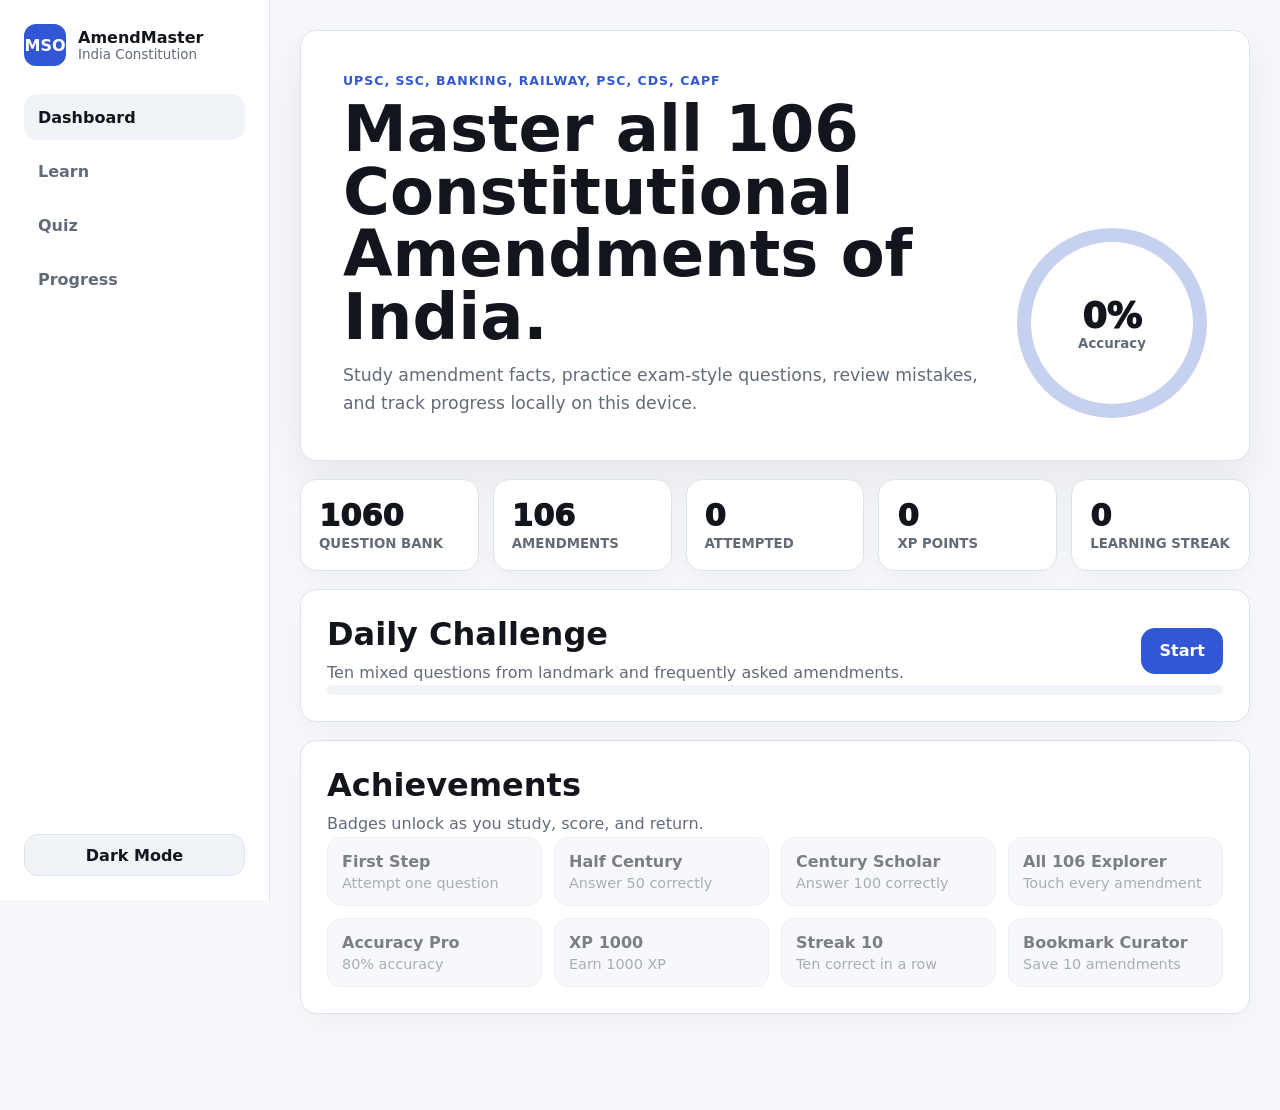
<file: index.html>
<!doctype html>
<html lang="en">
  <head>
    <meta charset="UTF-8" />
    <meta name="viewport" content="width=device-width, initial-scale=1.0" />
    <title>India Constitutional Amendments Quiz</title>
    <meta name="theme-color" content="#3157d5" />
    <link rel="manifest" href="./manifest.webmanifest" />
    <link rel="stylesheet" href="./styles.css" />
  </head>
  <body>
    <div class="app">
      <aside class="sidebar">
        <div class="brand">
          <div class="brand-mark">MSO</div>
          <div>
            <strong>AmendMaster</strong>
            <span>India Constitution</span>
          </div>
        </div>
        <nav class="nav" aria-label="Main navigation">
          <button class="nav-btn active" data-view="dashboard">Dashboard</button>
          <button class="nav-btn" data-view="learn">Learn</button>
          <button class="nav-btn" data-view="quiz">Quiz</button>
          <button class="nav-btn" data-view="progress">Progress</button>
        </nav>
        <button id="theme-toggle" class="theme-toggle">Dark Mode</button>
      </aside>

      <main class="main">
        <header class="mobile-header">
          <div class="brand">
            <div class="brand-mark">MSO</div>
            <div>
              <strong>AmendMaster</strong>
              <span>106 Acts</span>
            </div>
          </div>
          <button id="theme-toggle-mobile" class="icon-btn" aria-label="Toggle dark mode">Mode</button>
        </header>

        <section id="dashboard-view" class="view active">
          <div class="hero-band">
            <div>
              <p class="kicker">UPSC, SSC, Banking, Railway, PSC, CDS, CAPF</p>
              <h1>Master all 106 Constitutional Amendments of India.</h1>
              <p class="hero-copy">Study amendment facts, practice exam-style questions, review mistakes, and track progress locally on this device.</p>
            </div>
            <div class="hero-score">
              <span id="hero-accuracy">0%</span>
              <small>Accuracy</small>
            </div>
          </div>

          <div class="metric-grid">
            <article class="metric-card"><span id="total-questions">1060</span><small>Question Bank</small></article>
            <article class="metric-card"><span id="amendment-total">106</span><small>Amendments</small></article>
            <article class="metric-card"><span id="attempted-count">0</span><small>Attempted</small></article>
            <article class="metric-card"><span id="xp-count">0</span><small>XP Points</small></article>
            <article class="metric-card"><span id="streak-count">0</span><small>Learning Streak</small></article>
          </div>

          <section class="panel">
            <div class="panel-head">
              <div>
                <h2>Daily Challenge</h2>
                <p>Ten mixed questions from landmark and frequently asked amendments.</p>
              </div>
              <button class="primary-btn" data-start-mode="daily">Start</button>
            </div>
            <div class="progress-line"><span id="daily-progress"></span></div>
          </section>

          <section class="panel">
            <div class="panel-head">
              <div>
                <h2>Achievements</h2>
                <p>Badges unlock as you study, score, and return.</p>
              </div>
            </div>
            <div id="badges" class="badge-grid"></div>
          </section>
        </section>

        <section id="learn-view" class="view">
          <div class="section-title">
            <div>
              <p class="kicker">Learning Module</p>
              <h1>Explore Amendments</h1>
            </div>
            <select id="topic-filter" aria-label="Filter by topic">
              <option value="all">All topics</option>
            </select>
          </div>
          <div class="search-row">
            <input id="search-input" type="search" placeholder="Search number, year, article, schedule, keyword..." />
            <button id="bookmarks-only" class="secondary-btn">Bookmarks</button>
          </div>
          <div id="amendment-list" class="amendment-list"></div>
        </section>

        <section id="quiz-view" class="view">
          <div id="quiz-setup" class="panel quiz-setup active">
            <div class="section-title compact">
              <div>
                <p class="kicker">Quiz Modes</p>
                <h1>Practice like an exam.</h1>
              </div>
            </div>
            <div class="mode-grid">
              <button class="mode-card selected" data-mode="practice"><strong>Practice Mode</strong><span>Instant feedback and explanations.</span></button>
              <button class="mode-card" data-mode="exam"><strong>Exam Mode</strong><span>Timer, no feedback until submit.</span></button>
              <button class="mode-card" data-mode="amendment"><strong>Amendment-wise</strong><span>Pick any amendment from 1 to 106.</span></button>
              <button class="mode-card" data-mode="random"><strong>Random Quiz</strong><span>Mixed questions from the full bank.</span></button>
              <button class="mode-card" data-mode="weak"><strong>Weak Areas</strong><span>Questions from incorrect topics.</span></button>
              <button class="mode-card" data-mode="revision"><strong>Revision</strong><span>Previously attempted questions.</span></button>
            </div>
            <div class="settings-grid">
              <label>Difficulty
                <select id="difficulty-select">
                  <option value="all">All levels</option>
                  <option value="Easy">Easy</option>
                  <option value="Medium">Medium</option>
                  <option value="Hard">Hard</option>
                </select>
              </label>
              <label>Round length
                <select id="length-select">
                  <option value="10">10 questions</option>
                  <option value="20">20 questions</option>
                  <option value="50">50 questions</option>
                </select>
              </label>
              <label>Amendment
                <select id="amendment-select"></select>
              </label>
            </div>
            <button id="start-quiz" class="primary-btn wide">Start Quiz</button>
          </div>

          <div id="question-screen" class="question-screen">
            <div class="quiz-top">
              <div>
                <span id="quiz-mode-label">Practice</span>
                <strong id="question-counter">Question 1 of 10</strong>
              </div>
              <div id="timer" class="timer">00:00</div>
            </div>
            <div class="progress-line"><span id="quiz-progress"></span></div>
            <article class="question-card">
              <div class="question-tags">
                <span id="difficulty-pill">Easy</span>
                <span id="amendment-pill">1st Amendment</span>
              </div>
              <h2 id="question-text"></h2>
              <div id="option-list" class="option-list"></div>
              <div id="explanation-panel" class="explanation-panel"></div>
              <div class="quiz-actions">
                <button id="quit-quiz" class="secondary-btn">Quit</button>
                <button id="next-question" class="primary-btn">Next</button>
              </div>
            </article>
          </div>

          <div id="results-screen" class="panel results-screen">
            <h1 id="result-heading">Result</h1>
            <p id="result-copy"></p>
            <div id="result-review" class="review-list"></div>
            <button id="new-round" class="primary-btn wide">New Round</button>
          </div>
        </section>

        <section id="progress-view" class="view">
          <div class="section-title">
            <div>
              <p class="kicker">Progress Tracking</p>
              <h1>Your Study Record</h1>
            </div>
            <button id="reset-progress" class="secondary-btn">Reset</button>
          </div>
          <div class="metric-grid">
            <article class="metric-card"><span id="progress-correct">0</span><small>Correct</small></article>
            <article class="metric-card"><span id="progress-incorrect">0</span><small>Incorrect</small></article>
            <article class="metric-card"><span id="completion-rate">0%</span><small>Completion</small></article>
            <article class="metric-card"><span id="study-time">0m</span><small>Study Time</small></article>
          </div>
          <section class="panel">
            <h2>Strong Topics</h2>
            <div id="strong-topics" class="topic-list"></div>
          </section>
          <section class="panel">
            <h2>Weak Topics</h2>
            <div id="weak-topics" class="topic-list"></div>
          </section>
          <section class="panel">
            <h2>Local Leaderboard</h2>
            <div id="leaderboard" class="leaderboard"></div>
          </section>
        </section>
      </main>

      <nav class="bottom-nav" aria-label="Mobile navigation">
        <button class="nav-btn active" data-view="dashboard">Home</button>
        <button class="nav-btn" data-view="learn">Learn</button>
        <button class="nav-btn" data-view="quiz">Quiz</button>
        <button class="nav-btn" data-view="progress">Stats</button>
      </nav>
    </div>
    <script src="./data/amendments-data.js"></script>
    <script src="./app.js"></script>
  </body>
</html>
</file>
<file: styles.css>
:root {
  color-scheme: light;
  --bg: #f7f8fb;
  --surface: #ffffff;
  --surface-2: #f0f3f7;
  --ink: #12161c;
  --muted: #626b78;
  --line: #dde3ea;
  --accent: #3157d5;
  --accent-2: #0f766e;
  --success: #138a5b;
  --danger: #c24141;
  --warning: #b97809;
  --shadow: 0 18px 45px rgba(18, 22, 28, 0.08);
}

[data-theme="dark"] {
  color-scheme: dark;
  --bg: #111318;
  --surface: #191c22;
  --surface-2: #222630;
  --ink: #f5f7fb;
  --muted: #a9b1bf;
  --line: #303642;
  --accent: #8da2ff;
  --accent-2: #58d6c4;
  --shadow: 0 18px 45px rgba(0, 0, 0, 0.25);
}

* { box-sizing: border-box; }

body {
  margin: 0;
  min-height: 100vh;
  background: var(--bg);
  color: var(--ink);
  font-family: Inter, Manrope, ui-sans-serif, system-ui, -apple-system, BlinkMacSystemFont, "Segoe UI", sans-serif;
}

button, input, select { font: inherit; }
button { color: inherit; }

.app {
  min-height: 100vh;
  display: grid;
  grid-template-columns: 270px minmax(0, 1fr);
}

.sidebar {
  position: sticky;
  top: 0;
  height: 100vh;
  padding: 24px;
  border-right: 1px solid var(--line);
  background: color-mix(in srgb, var(--surface) 92%, transparent);
  display: flex;
  flex-direction: column;
  gap: 28px;
}

.brand {
  display: flex;
  align-items: center;
  gap: 12px;
}

.brand-mark {
  width: 42px;
  height: 42px;
  border-radius: 12px;
  display: grid;
  place-items: center;
  color: white;
  background: var(--accent);
  font-weight: 900;
}

.brand strong, .brand span {
  display: block;
}

.brand span {
  color: var(--muted);
  font-size: 0.84rem;
}

.nav {
  display: grid;
  gap: 8px;
}

.nav-btn, .theme-toggle, .icon-btn, .primary-btn, .secondary-btn, .mode-card, .option-btn {
  border: 0;
  border-radius: 14px;
  cursor: pointer;
}

.nav-btn {
  min-height: 46px;
  padding: 0 14px;
  text-align: left;
  background: transparent;
  color: var(--muted);
  font-weight: 800;
}

.nav-btn.active, .nav-btn:hover {
  background: var(--surface-2);
  color: var(--ink);
}

.theme-toggle, .icon-btn, .secondary-btn {
  min-height: 42px;
  padding: 0 14px;
  background: var(--surface-2);
  color: var(--ink);
  font-weight: 800;
  border: 1px solid var(--line);
}

.theme-toggle { margin-top: auto; }

.main {
  width: min(1180px, 100%);
  margin: 0 auto;
  padding: 30px 30px 96px;
}

.mobile-header {
  display: none;
  justify-content: space-between;
  align-items: center;
  margin-bottom: 18px;
}

.view { display: none; animation: fade 180ms ease; }
.view.active { display: block; }

@keyframes fade {
  from { opacity: 0; transform: translateY(6px); }
  to { opacity: 1; transform: translateY(0); }
}

.hero-band {
  display: grid;
  grid-template-columns: minmax(0, 1fr) 190px;
  gap: 24px;
  align-items: end;
  padding: clamp(22px, 5vw, 42px);
  background: var(--surface);
  border: 1px solid var(--line);
  border-radius: 16px;
  box-shadow: var(--shadow);
}

.kicker {
  margin: 0 0 10px;
  color: var(--accent);
  font-size: 0.78rem;
  font-weight: 900;
  letter-spacing: 0.08em;
  text-transform: uppercase;
}

h1, h2, p { margin-top: 0; }
h1 { margin-bottom: 12px; font-size: clamp(2rem, 5vw, 4.4rem); line-height: 0.98; letter-spacing: 0; }
h2 { margin-bottom: 8px; font-size: clamp(1.3rem, 3vw, 2rem); line-height: 1.15; }

.hero-copy {
  max-width: 720px;
  margin-bottom: 0;
  color: var(--muted);
  font-size: 1.08rem;
  line-height: 1.65;
}

.hero-score {
  aspect-ratio: 1;
  border-radius: 50%;
  border: 14px solid color-mix(in srgb, var(--accent) 22%, var(--surface-2));
  display: grid;
  place-items: center;
  align-content: center;
}

.hero-score span { font-size: 2.2rem; font-weight: 950; }
.hero-score small { color: var(--muted); font-weight: 800; }

.metric-grid {
  display: grid;
  grid-template-columns: repeat(auto-fit, minmax(170px, 1fr));
  gap: 14px;
  margin: 18px 0;
}

.metric-card, .panel, .question-card, .amendment-card {
  background: var(--surface);
  border: 1px solid var(--line);
  border-radius: 16px;
  box-shadow: 0 8px 26px rgba(18, 22, 28, 0.04);
}

.metric-card { padding: 18px; }
.metric-card span { display: block; font-size: 1.9rem; font-weight: 950; }
.metric-card small { color: var(--muted); font-weight: 800; text-transform: uppercase; }

.panel { padding: clamp(18px, 3vw, 26px); margin-top: 18px; }
.panel-head, .section-title, .quiz-top, .quiz-actions, .search-row {
  display: flex;
  align-items: center;
  justify-content: space-between;
  gap: 16px;
}

.panel p, .section-title p { color: var(--muted); line-height: 1.55; margin-bottom: 0; }

.primary-btn {
  min-height: 46px;
  padding: 0 18px;
  background: var(--accent);
  color: white;
  font-weight: 900;
}

.primary-btn:hover { filter: brightness(0.95); }
.wide { width: 100%; justify-content: center; }

.progress-line {
  height: 10px;
  background: var(--surface-2);
  border-radius: 999px;
  overflow: hidden;
}

.progress-line span {
  display: block;
  width: 0%;
  height: 100%;
  background: var(--accent);
  transition: width 240ms ease;
}

.badge-grid, .mode-grid, .settings-grid {
  display: grid;
  gap: 12px;
}

.badge-grid { grid-template-columns: repeat(4, minmax(0, 1fr)); }
.badge {
  padding: 14px;
  border: 1px solid var(--line);
  border-radius: 14px;
  background: var(--surface-2);
}
.badge.locked { opacity: 0.55; }
.badge strong, .badge span { display: block; }
.badge span { color: var(--muted); font-size: 0.9rem; margin-top: 4px; }

.search-row { margin: 18px 0; }
input, select {
  width: 100%;
  min-height: 48px;
  padding: 0 14px;
  color: var(--ink);
  background: var(--surface);
  border: 1px solid var(--line);
  border-radius: 14px;
}

.search-row input { flex: 1; }

.amendment-list {
  display: grid;
  gap: 14px;
}

.amendment-card {
  padding: 18px;
  display: grid;
  gap: 12px;
}

.amendment-top {
  display: flex;
  gap: 12px;
  justify-content: space-between;
}

.amendment-num {
  color: var(--accent);
  font-weight: 950;
}

.meta-grid {
  display: grid;
  grid-template-columns: repeat(2, minmax(0, 1fr));
  gap: 10px;
}

.meta-box {
  background: var(--surface-2);
  border-radius: 12px;
  padding: 12px;
}

.meta-box small { color: var(--muted); display: block; font-weight: 800; margin-bottom: 5px; }

.topic-chips, .topic-list, .question-tags {
  display: flex;
  flex-wrap: wrap;
  gap: 8px;
}

.chip, .question-tags span {
  padding: 7px 10px;
  border-radius: 999px;
  background: var(--surface-2);
  color: var(--muted);
  font-size: 0.84rem;
  font-weight: 850;
}

.bookmark-btn {
  min-width: 62px;
  height: 42px;
  border-radius: 12px;
  border: 1px solid var(--line);
  background: var(--surface-2);
  cursor: pointer;
}

.bookmark-btn.active { background: color-mix(in srgb, var(--accent) 18%, var(--surface)); color: var(--accent); }

.mode-grid { grid-template-columns: repeat(3, minmax(0, 1fr)); margin: 18px 0; }

.mode-card {
  min-height: 118px;
  padding: 16px;
  text-align: left;
  background: var(--surface-2);
  border: 1px solid var(--line);
}

.mode-card.selected {
  border-color: var(--accent);
  box-shadow: 0 0 0 3px color-mix(in srgb, var(--accent) 16%, transparent);
}

.mode-card strong, .mode-card span { display: block; }
.mode-card span { color: var(--muted); margin-top: 8px; line-height: 1.4; }

.settings-grid { grid-template-columns: repeat(3, minmax(0, 1fr)); margin-bottom: 16px; }
label { display: grid; gap: 8px; color: var(--muted); font-weight: 850; }

.question-screen, .results-screen { display: none; }
.question-screen.active, .results-screen.active { display: block; }

.quiz-top { margin-bottom: 12px; }
.quiz-top span, .timer { color: var(--muted); font-weight: 850; }
.quiz-top strong { display: block; margin-top: 3px; }

.question-card { margin-top: 16px; padding: clamp(18px, 4vw, 34px); }
.question-card h2 { margin: 18px 0; }
.option-list { display: grid; gap: 12px; }

.option-btn {
  width: 100%;
  min-height: 62px;
  padding: 14px;
  text-align: left;
  background: var(--surface-2);
  border: 1px solid var(--line);
  font-weight: 850;
}

.option-btn:hover:not(:disabled) { border-color: var(--accent); transform: translateY(-1px); }
.option-btn.correct { border-color: var(--success); background: color-mix(in srgb, var(--success) 13%, var(--surface)); }
.option-btn.wrong { border-color: var(--danger); background: color-mix(in srgb, var(--danger) 13%, var(--surface)); }
.option-btn:disabled { cursor: default; }

.explanation-panel {
  display: none;
  margin-top: 16px;
  padding: 16px;
  border: 1px solid var(--line);
  border-radius: 14px;
  background: var(--surface-2);
  line-height: 1.55;
}

.explanation-panel.active { display: block; }
.explanation-panel h3 { margin: 0 0 8px; }
.explanation-panel p { margin: 0 0 10px; color: var(--muted); }
.explanation-panel ul { margin: 8px 0 0; padding-left: 20px; color: var(--muted); }

.quiz-actions { margin-top: 18px; }
#next-question { display: none; }
#next-question.active { display: inline-block; }

.review-list { display: grid; gap: 12px; margin: 16px 0; }
.review-item {
  padding: 14px;
  border-radius: 14px;
  background: var(--surface-2);
  border-left: 5px solid var(--success);
}
.review-item.missed { border-left-color: var(--danger); }
.review-item strong, .review-item span { display: block; }
.review-item span { color: var(--muted); margin-top: 5px; }

.leaderboard { display: grid; gap: 8px; }
.leaderboard-row {
  display: flex;
  justify-content: space-between;
  padding: 12px;
  border-radius: 12px;
  background: var(--surface-2);
}

.bottom-nav {
  display: none;
  position: fixed;
  left: 12px;
  right: 12px;
  bottom: 12px;
  padding: 8px;
  background: var(--surface);
  border: 1px solid var(--line);
  border-radius: 18px;
  box-shadow: var(--shadow);
  z-index: 5;
}

.bottom-nav .nav-btn { text-align: center; min-height: 42px; padding: 0 8px; }

@media (max-width: 980px) {
  .app { display: block; }
  .sidebar { display: none; }
  .mobile-header { display: flex; }
  .bottom-nav { display: grid; grid-template-columns: repeat(4, 1fr); }
  .main { padding: 16px 14px 92px; }
  .hero-band { grid-template-columns: 1fr; }
  .hero-score { width: 160px; }
  .metric-grid, .badge-grid, .mode-grid, .settings-grid, .meta-grid { grid-template-columns: 1fr; }
  .panel-head, .section-title, .search-row { align-items: stretch; flex-direction: column; }
  .amendment-top { align-items: flex-start; }
}
</file>
